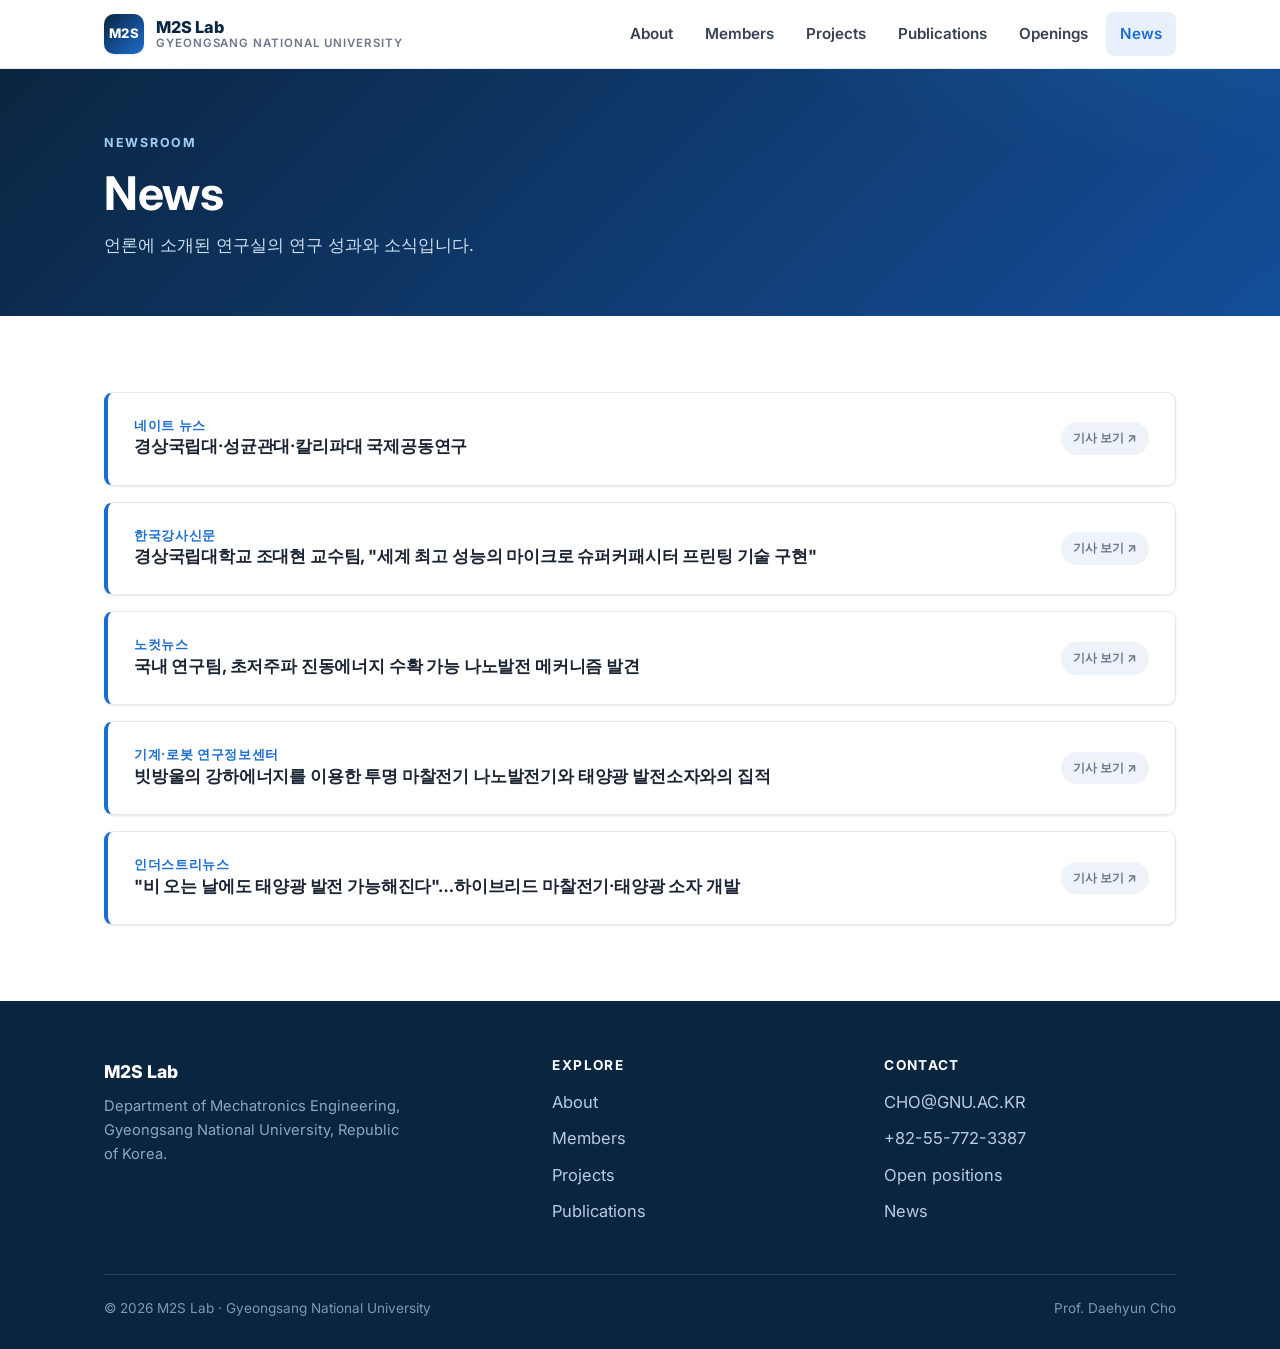
<file: news.html>
<!DOCTYPE html>
<html lang="en">
<head>
<meta charset="UTF-8" />
<meta name="viewport" content="width=device-width, initial-scale=1.0" />
<title>News · M2S Lab</title>
<meta name="description" content="News and media coverage of the M2S Laboratory at Gyeongsang National University." />
<link rel="preconnect" href="https://fonts.googleapis.com" />
<link rel="preconnect" href="https://fonts.gstatic.com" crossorigin />
<link href="https://fonts.googleapis.com/css2?family=Inter:wght@400;500;600;700;800&display=swap" rel="stylesheet" />
<link rel="stylesheet" href="style.css" />
</head>
<body>

<header class="site-header">
  <nav class="nav">
    <a class="brand" href="index.html">
      <span class="logo">M2S</span>
      <span class="brand-text">
        <span class="name">M2S Lab</span>
        <span class="sub">Gyeongsang National University</span>
      </span>
    </a>
    <button class="nav-toggle" aria-label="Toggle menu" onclick="document.getElementById('menu').classList.toggle('open')">
      <span></span><span></span><span></span>
    </button>
    <ul class="nav-links" id="menu">
      <li><a href="index.html">About</a></li>
      <li><a href="members.html">Members</a></li>
      <li><a href="projects.html">Projects</a></li>
      <li><a href="publications.html">Publications</a></li>
      <li><a href="openings.html">Openings</a></li>
      <li><a href="news.html" class="active">News</a></li>
    </ul>
  </nav>
</header>

<div class="page-head">
  <div class="container">
    <div class="kicker">Newsroom</div>
    <h1>News</h1>
    <p>언론에 소개된 연구실의 연구 성과와 소식입니다.</p>
  </div>
</div>

<section>
  <div class="container">
    <div class="grid" style="gap:16px">

      <a class="news-item" href="https://news.nate.com/view/20251208n06717" target="_blank" rel="noopener">
        <div>
          <div class="outlet">네이트 뉴스</div>
          <h3>경상국립대·성균관대·칼리파대 국제공동연구</h3>
        </div>
        <span class="news-tag">기사 보기 ↗</span>
      </a>

      <a class="news-item" href="https://www.lecturernews.com/news/articleView.html?idxno=192192" target="_blank" rel="noopener">
        <div>
          <div class="outlet">한국강사신문</div>
          <h3>경상국립대학교 조대현 교수팀, "세계 최고 성능의 마이크로 슈퍼커패시터 프린팅 기술 구현"</h3>
        </div>
        <span class="news-tag">기사 보기 ↗</span>
      </a>

      <a class="news-item" href="https://m.nocutnews.co.kr/news/amp/6210772" target="_blank" rel="noopener">
        <div>
          <div class="outlet">노컷뉴스</div>
          <h3>국내 연구팀, 초저주파 진동에너지 수확 가능 나노발전 메커니즘 발견</h3>
        </div>
        <span class="news-tag">기사 보기 ↗</span>
      </a>

      <a class="news-item" href="https://materic.or.kr/mp/content?listType=10&amp;f_id=173" target="_blank" rel="noopener">
        <div>
          <div class="outlet">기계·로봇 연구정보센터</div>
          <h3>빗방울의 강하에너지를 이용한 투명 마찰전기 나노발전기와 태양광 발전소자와의 집적</h3>
        </div>
        <span class="news-tag">기사 보기 ↗</span>
      </a>

      <a class="news-item" href="https://www.industrynews.co.kr/news/articleView.html?idxno=45275" target="_blank" rel="noopener">
        <div>
          <div class="outlet">인더스트리뉴스</div>
          <h3>"비 오는 날에도 태양광 발전 가능해진다"…하이브리드 마찰전기·태양광 소자 개발</h3>
        </div>
        <span class="news-tag">기사 보기 ↗</span>
      </a>

    </div>
  </div>
</section>

<footer class="site-footer">
  <div class="container">
    <div class="footer-grid">
      <div class="footer-brand">
        <div class="name">M2S Lab</div>
        <p>Department of Mechatronics Engineering, Gyeongsang National University, Republic of Korea.</p>
      </div>
      <div>
        <h4>Explore</h4>
        <ul class="footer-links">
          <li><a href="index.html">About</a></li>
          <li><a href="members.html">Members</a></li>
          <li><a href="projects.html">Projects</a></li>
          <li><a href="publications.html">Publications</a></li>
        </ul>
      </div>
      <div>
        <h4>Contact</h4>
        <ul class="footer-links">
          <li><a href="mailto:CHO@GNU.AC.KR">CHO@GNU.AC.KR</a></li>
          <li>+82-55-772-3387</li>
          <li><a href="openings.html">Open positions</a></li>
          <li><a href="news.html">News</a></li>
        </ul>
      </div>
    </div>
    <div class="footer-bottom">
      <span>© 2026 M2S Lab · Gyeongsang National University</span>
      <span>Prof. Daehyun Cho</span>
    </div>
  </div>
</footer>

</body>
</html>
</file>
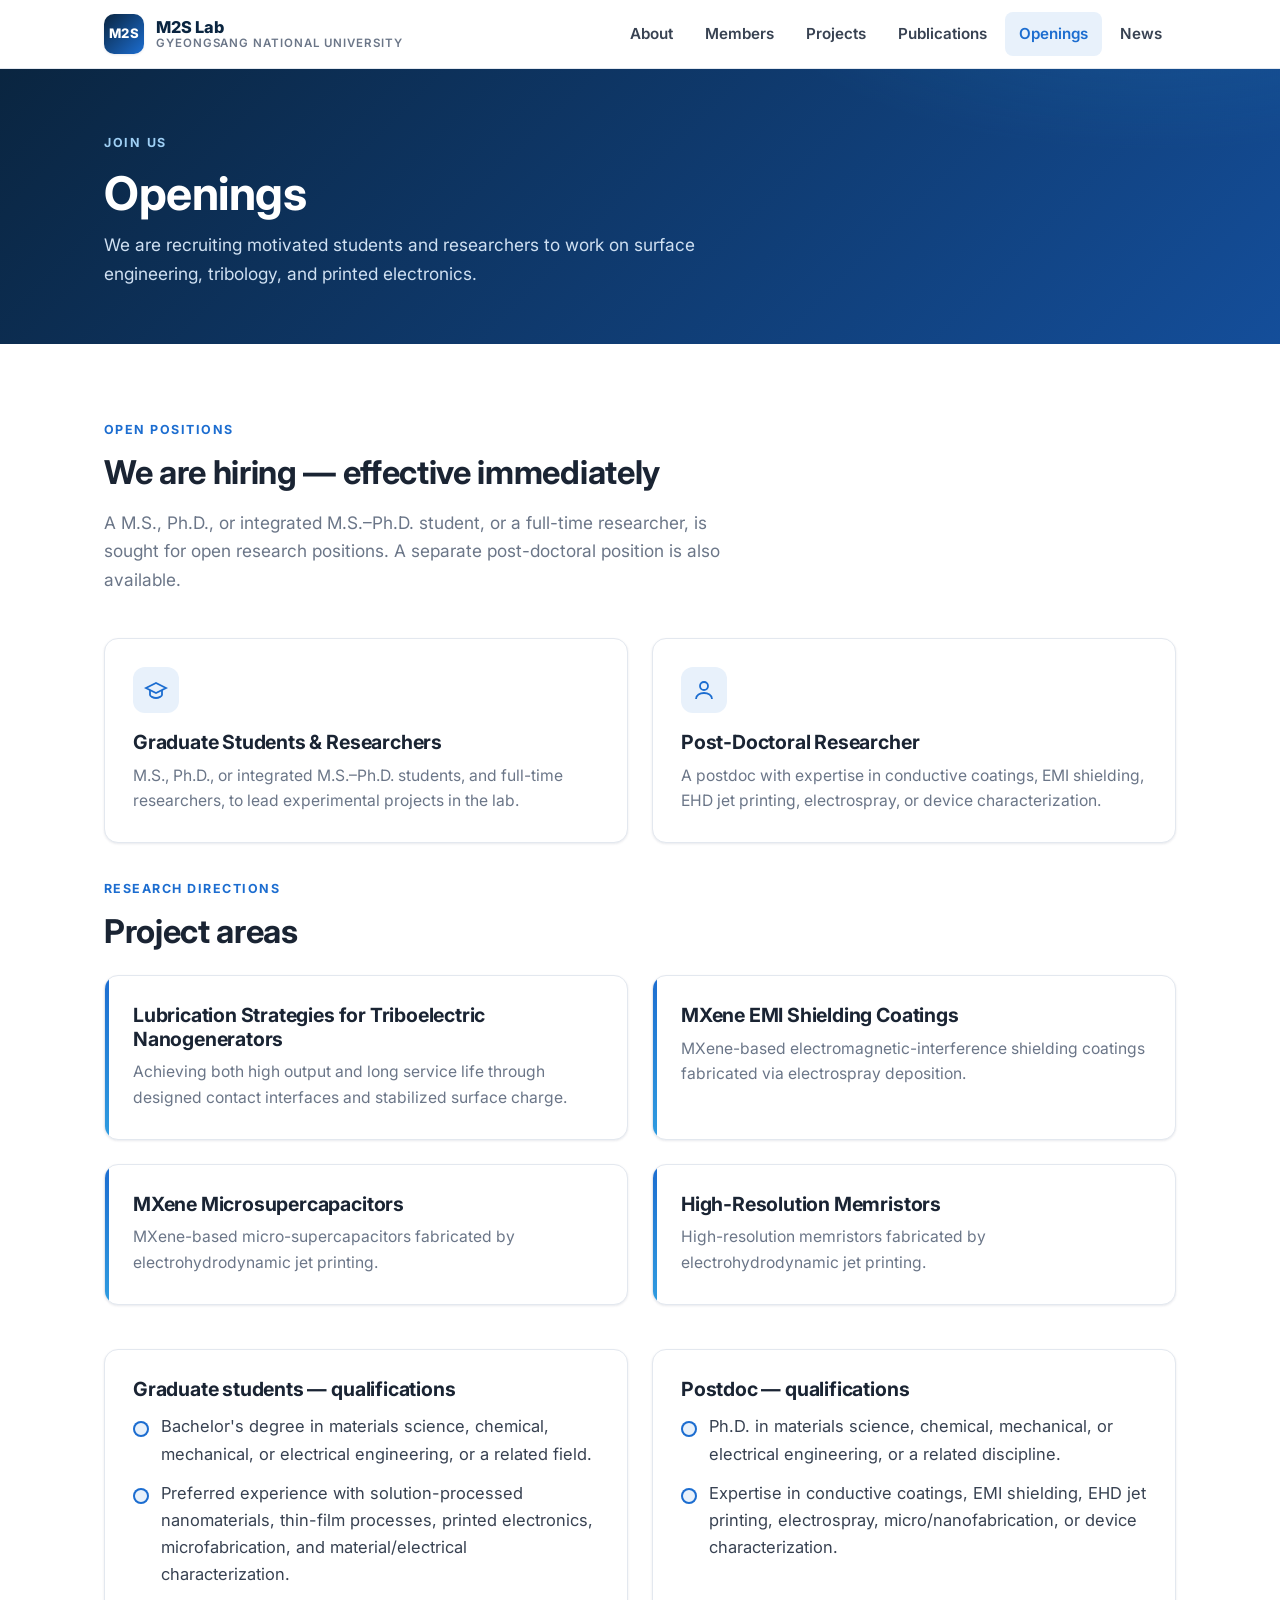
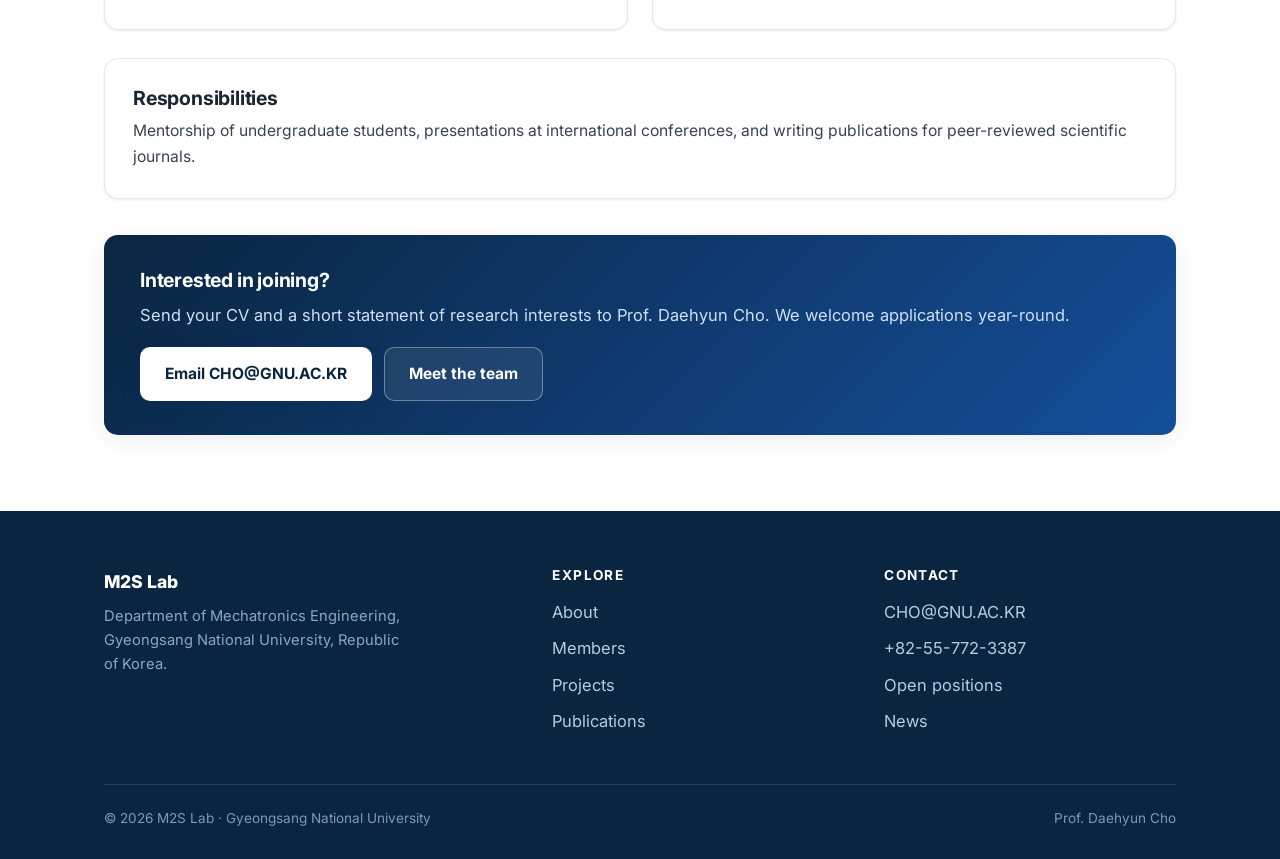
<file: openings.html>
<!DOCTYPE html>
<html lang="en">
<head>
<meta charset="UTF-8" />
<meta name="viewport" content="width=device-width, initial-scale=1.0" />
<title>Openings · M2S Lab</title>
<meta name="description" content="Open positions in the M2S Laboratory — graduate students, researchers, and postdocs." />
<link rel="preconnect" href="https://fonts.googleapis.com" />
<link rel="preconnect" href="https://fonts.gstatic.com" crossorigin />
<link href="https://fonts.googleapis.com/css2?family=Inter:wght@400;500;600;700;800&display=swap" rel="stylesheet" />
<link rel="stylesheet" href="style.css" />
</head>
<body>

<header class="site-header">
  <nav class="nav">
    <a class="brand" href="index.html">
      <span class="logo">M2S</span>
      <span class="brand-text">
        <span class="name">M2S Lab</span>
        <span class="sub">Gyeongsang National University</span>
      </span>
    </a>
    <button class="nav-toggle" aria-label="Toggle menu" onclick="document.getElementById('menu').classList.toggle('open')">
      <span></span><span></span><span></span>
    </button>
    <ul class="nav-links" id="menu">
      <li><a href="index.html">About</a></li>
      <li><a href="members.html">Members</a></li>
      <li><a href="projects.html">Projects</a></li>
      <li><a href="publications.html">Publications</a></li>
      <li><a href="openings.html" class="active">Openings</a></li>
      <li><a href="news.html">News</a></li>
    </ul>
  </nav>
</header>

<div class="page-head">
  <div class="container">
    <div class="kicker">Join Us</div>
    <h1>Openings</h1>
    <p>We are recruiting motivated students and researchers to work on surface engineering, tribology, and printed electronics.</p>
  </div>
</div>

<section>
  <div class="container">
    <div class="section-head">
      <div class="kicker">Open Positions</div>
      <h2>We are hiring — effective immediately</h2>
      <p>A M.S., Ph.D., or integrated M.S.–Ph.D. student, or a full-time researcher, is sought for open research positions. A separate post-doctoral position is also available.</p>
    </div>

    <div class="grid grid-2" style="margin-bottom:36px">
      <div class="card">
        <div class="icon" aria-hidden="true">
          <svg viewBox="0 0 24 24" fill="none" stroke="currentColor" stroke-width="1.8"><path d="M22 10L12 5 2 10l10 5 10-5z"/><path d="M6 12v5c0 1 3 3 6 3s6-2 6-3v-5"/></svg>
        </div>
        <h3>Graduate Students &amp; Researchers</h3>
        <p>M.S., Ph.D., or integrated M.S.–Ph.D. students, and full-time researchers, to lead experimental projects in the lab.</p>
      </div>
      <div class="card">
        <div class="icon" aria-hidden="true">
          <svg viewBox="0 0 24 24" fill="none" stroke="currentColor" stroke-width="1.8"><circle cx="12" cy="8" r="4"/><path d="M4 21c0-4 4-6 8-6s8 2 8 6"/></svg>
        </div>
        <h3>Post-Doctoral Researcher</h3>
        <p>A postdoc with expertise in conductive coatings, EMI shielding, EHD jet printing, electrospray, or device characterization.</p>
      </div>
    </div>

    <div class="section-head" style="margin-bottom:24px">
      <div class="kicker">Research Directions</div>
      <h2>Project areas</h2>
    </div>
    <div class="grid grid-2" style="margin-bottom:44px">
      <div class="card area-card">
        <h3>Lubrication Strategies for Triboelectric Nanogenerators</h3>
        <p>Achieving both high output and long service life through designed contact interfaces and stabilized surface charge.</p>
      </div>
      <div class="card area-card">
        <h3>MXene EMI Shielding Coatings</h3>
        <p>MXene-based electromagnetic-interference shielding coatings fabricated via electrospray deposition.</p>
      </div>
      <div class="card area-card">
        <h3>MXene Microsupercapacitors</h3>
        <p>MXene-based micro-supercapacitors fabricated by electrohydrodynamic jet printing.</p>
      </div>
      <div class="card area-card">
        <h3>High-Resolution Memristors</h3>
        <p>High-resolution memristors fabricated by electrohydrodynamic jet printing.</p>
      </div>
    </div>

    <div class="grid grid-2">
      <div class="card">
        <h3>Graduate students — qualifications</h3>
        <ul class="req-list">
          <li>Bachelor's degree in materials science, chemical, mechanical, or electrical engineering, or a related field.</li>
          <li>Preferred experience with solution-processed nanomaterials, thin-film processes, printed electronics, microfabrication, and material/electrical characterization.</li>
        </ul>
      </div>
      <div class="card">
        <h3>Postdoc — qualifications</h3>
        <ul class="req-list">
          <li>Ph.D. in materials science, chemical, mechanical, or electrical engineering, or a related discipline.</li>
          <li>Expertise in conductive coatings, EMI shielding, EHD jet printing, electrospray, micro/nanofabrication, or device characterization.</li>
        </ul>
      </div>
    </div>

    <div style="margin-top:28px">
      <div class="card">
        <h3>Responsibilities</h3>
        <p style="color:var(--text)">Mentorship of undergraduate students, presentations at international conferences, and writing publications for peer-reviewed scientific journals.</p>
      </div>
    </div>

    <div class="callout" style="margin-top:36px">
      <h3>Interested in joining?</h3>
      <p>Send your CV and a short statement of research interests to Prof. Daehyun Cho. We welcome applications year-round.</p>
      <div style="margin-top:18px;display:flex;flex-wrap:wrap;gap:12px">
        <a class="btn btn-primary" href="mailto:CHO@GNU.AC.KR">Email CHO@GNU.AC.KR</a>
        <a class="btn btn-ghost" href="members.html">Meet the team</a>
      </div>
    </div>
  </div>
</section>

<footer class="site-footer">
  <div class="container">
    <div class="footer-grid">
      <div class="footer-brand">
        <div class="name">M2S Lab</div>
        <p>Department of Mechatronics Engineering, Gyeongsang National University, Republic of Korea.</p>
      </div>
      <div>
        <h4>Explore</h4>
        <ul class="footer-links">
          <li><a href="index.html">About</a></li>
          <li><a href="members.html">Members</a></li>
          <li><a href="projects.html">Projects</a></li>
          <li><a href="publications.html">Publications</a></li>
        </ul>
      </div>
      <div>
        <h4>Contact</h4>
        <ul class="footer-links">
          <li><a href="mailto:CHO@GNU.AC.KR">CHO@GNU.AC.KR</a></li>
          <li>+82-55-772-3387</li>
          <li><a href="openings.html">Open positions</a></li>
          <li><a href="news.html">News</a></li>
        </ul>
      </div>
    </div>
    <div class="footer-bottom">
      <span>© 2026 M2S Lab · Gyeongsang National University</span>
      <span>Prof. Daehyun Cho</span>
    </div>
  </div>
</footer>

</body>
</html>
</file>
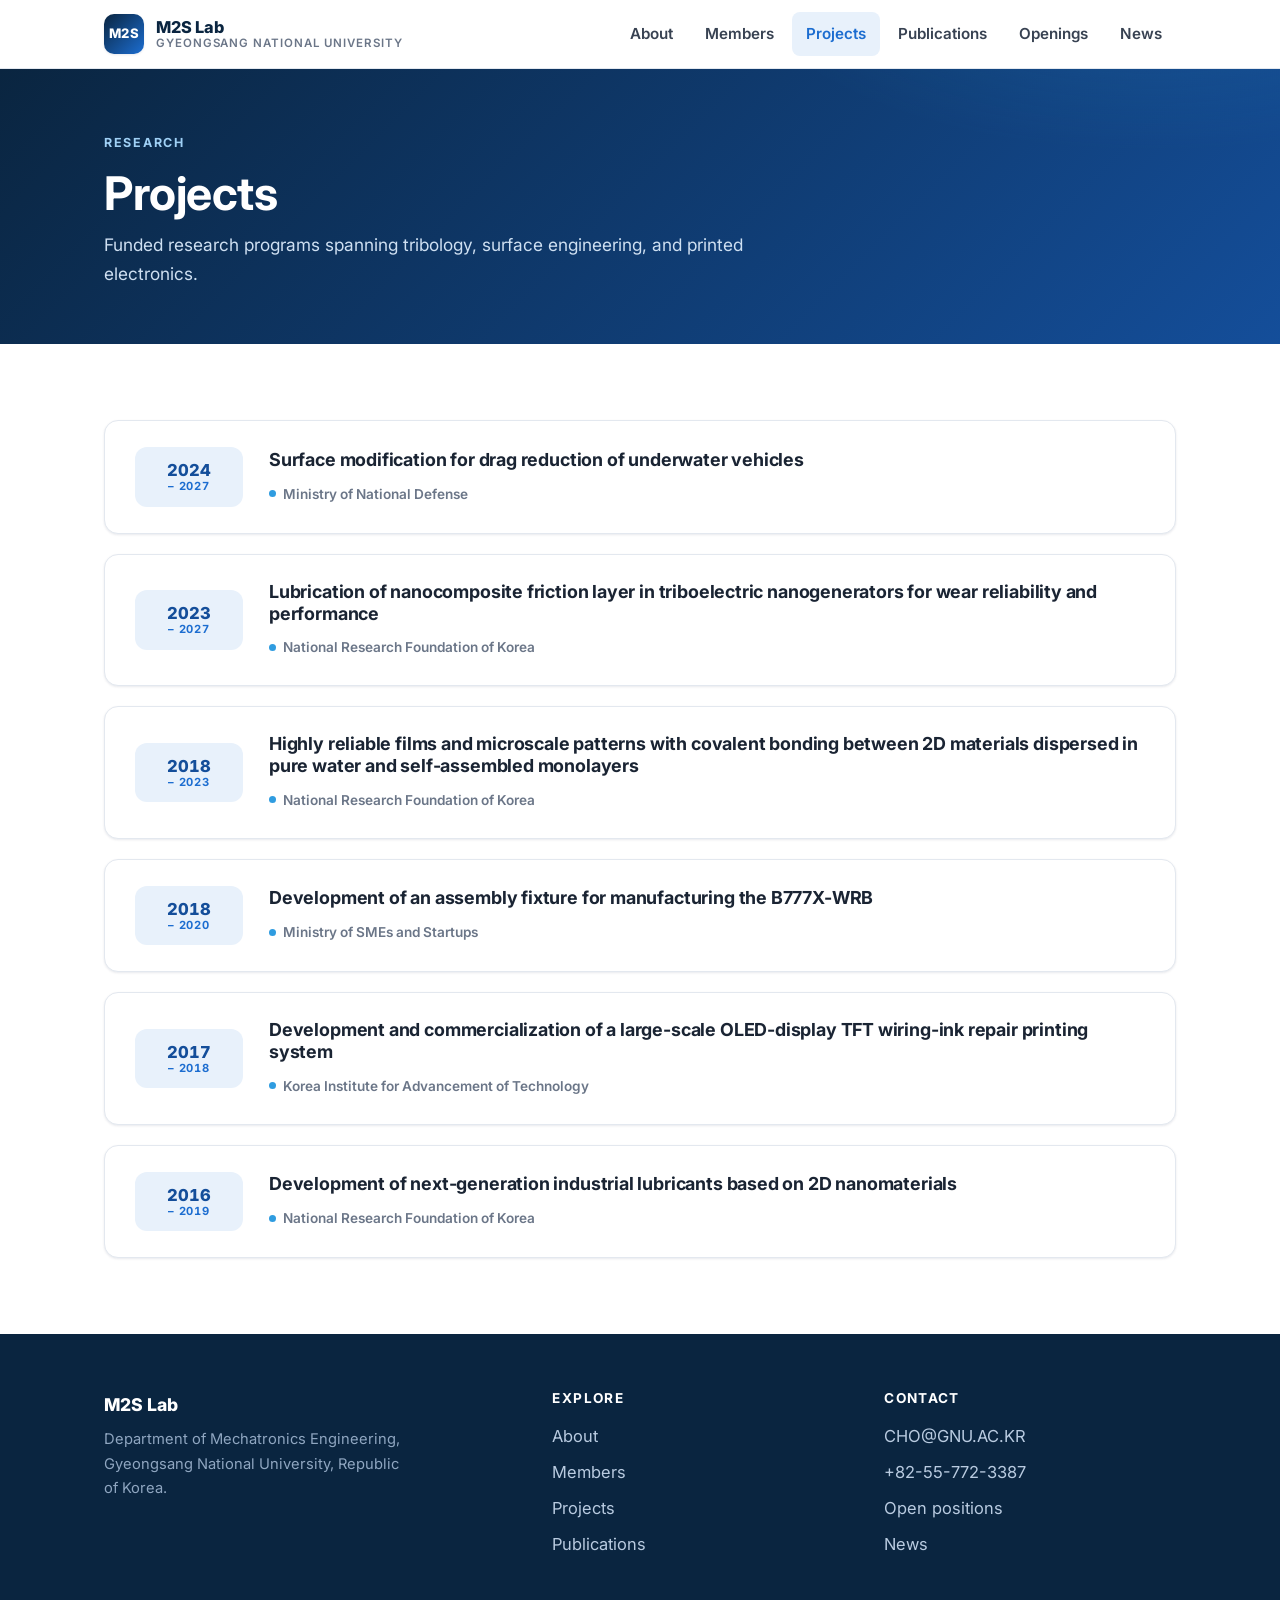
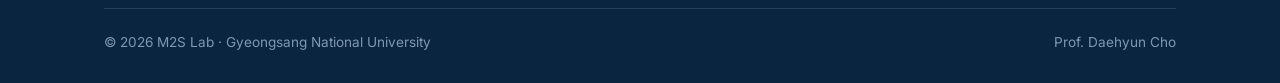
<file: projects.html>
<!DOCTYPE html>
<html lang="en">
<head>
<meta charset="UTF-8" />
<meta name="viewport" content="width=device-width, initial-scale=1.0" />
<title>Projects · M2S Lab</title>
<meta name="description" content="Research projects of the M2S Laboratory at Gyeongsang National University." />
<link rel="preconnect" href="https://fonts.googleapis.com" />
<link rel="preconnect" href="https://fonts.gstatic.com" crossorigin />
<link href="https://fonts.googleapis.com/css2?family=Inter:wght@400;500;600;700;800&display=swap" rel="stylesheet" />
<link rel="stylesheet" href="style.css" />
</head>
<body>

<header class="site-header">
  <nav class="nav">
    <a class="brand" href="index.html">
      <span class="logo">M2S</span>
      <span class="brand-text">
        <span class="name">M2S Lab</span>
        <span class="sub">Gyeongsang National University</span>
      </span>
    </a>
    <button class="nav-toggle" aria-label="Toggle menu" onclick="document.getElementById('menu').classList.toggle('open')">
      <span></span><span></span><span></span>
    </button>
    <ul class="nav-links" id="menu">
      <li><a href="index.html">About</a></li>
      <li><a href="members.html">Members</a></li>
      <li><a href="projects.html" class="active">Projects</a></li>
      <li><a href="publications.html">Publications</a></li>
      <li><a href="openings.html">Openings</a></li>
      <li><a href="news.html">News</a></li>
    </ul>
  </nav>
</header>

<div class="page-head">
  <div class="container">
    <div class="kicker">Research</div>
    <h1>Projects</h1>
    <p>Funded research programs spanning tribology, surface engineering, and printed electronics.</p>
  </div>
</div>

<section>
  <div class="container">
    <div class="grid" style="gap:20px">

      <div class="project">
        <div class="years">2024<small>– 2027</small></div>
        <div>
          <h3>Surface modification for drag reduction of underwater vehicles</h3>
          <span class="funder">Ministry of National Defense</span>
        </div>
      </div>

      <div class="project">
        <div class="years">2023<small>– 2027</small></div>
        <div>
          <h3>Lubrication of nanocomposite friction layer in triboelectric nanogenerators for wear reliability and performance</h3>
          <span class="funder">National Research Foundation of Korea</span>
        </div>
      </div>

      <div class="project">
        <div class="years">2018<small>– 2023</small></div>
        <div>
          <h3>Highly reliable films and microscale patterns with covalent bonding between 2D materials dispersed in pure water and self-assembled monolayers</h3>
          <span class="funder">National Research Foundation of Korea</span>
        </div>
      </div>

      <div class="project">
        <div class="years">2018<small>– 2020</small></div>
        <div>
          <h3>Development of an assembly fixture for manufacturing the B777X-WRB</h3>
          <span class="funder">Ministry of SMEs and Startups</span>
        </div>
      </div>

      <div class="project">
        <div class="years">2017<small>– 2018</small></div>
        <div>
          <h3>Development and commercialization of a large-scale OLED-display TFT wiring-ink repair printing system</h3>
          <span class="funder">Korea Institute for Advancement of Technology</span>
        </div>
      </div>

      <div class="project">
        <div class="years">2016<small>– 2019</small></div>
        <div>
          <h3>Development of next-generation industrial lubricants based on 2D nanomaterials</h3>
          <span class="funder">National Research Foundation of Korea</span>
        </div>
      </div>

    </div>
  </div>
</section>

<footer class="site-footer">
  <div class="container">
    <div class="footer-grid">
      <div class="footer-brand">
        <div class="name">M2S Lab</div>
        <p>Department of Mechatronics Engineering, Gyeongsang National University, Republic of Korea.</p>
      </div>
      <div>
        <h4>Explore</h4>
        <ul class="footer-links">
          <li><a href="index.html">About</a></li>
          <li><a href="members.html">Members</a></li>
          <li><a href="projects.html">Projects</a></li>
          <li><a href="publications.html">Publications</a></li>
        </ul>
      </div>
      <div>
        <h4>Contact</h4>
        <ul class="footer-links">
          <li><a href="mailto:CHO@GNU.AC.KR">CHO@GNU.AC.KR</a></li>
          <li>+82-55-772-3387</li>
          <li><a href="openings.html">Open positions</a></li>
          <li><a href="news.html">News</a></li>
        </ul>
      </div>
    </div>
    <div class="footer-bottom">
      <span>© 2026 M2S Lab · Gyeongsang National University</span>
      <span>Prof. Daehyun Cho</span>
    </div>
  </div>
</footer>

</body>
</html>
</file>
<file: style.css>
/* =========================================================
   M2S Lab — Shared Stylesheet
   Deep blue academic theme
   ========================================================= */

:root {
  --navy:        #0a2540;
  --navy-2:      #103a63;
  --blue:        #1c6dd0;
  --blue-dark:   #144e9a;
  --blue-light:  #e8f1fb;
  --accent:      #2f9ce0;
  --ink:         #1a2433;
  --body:        #43506180;
  --text:        #384252;
  --muted:       #6b7688;
  --line:        #e3e8ef;
  --bg:          #ffffff;
  --bg-soft:     #f5f8fc;
  --bg-softer:   #eef3f9;
  --shadow-sm:   0 1px 3px rgba(10,37,64,.06), 0 1px 2px rgba(10,37,64,.04);
  --shadow-md:   0 6px 24px rgba(10,37,64,.08);
  --shadow-lg:   0 18px 48px rgba(10,37,64,.14);
  --radius:      14px;
  --radius-sm:   9px;
  --maxw:        1120px;
  --font: "Inter", -apple-system, BlinkMacSystemFont, "Segoe UI", Roboto, Helvetica, Arial, sans-serif;
}

* { box-sizing: border-box; }

html { scroll-behavior: smooth; }

body {
  margin: 0;
  font-family: var(--font);
  color: var(--text);
  background: var(--bg);
  line-height: 1.65;
  font-size: 16.5px;
  -webkit-font-smoothing: antialiased;
  text-rendering: optimizeLegibility;
}

h1, h2, h3, h4 { color: var(--ink); line-height: 1.2; margin: 0 0 .5em; font-weight: 700; letter-spacing: -.01em; }
h1 { font-size: clamp(2rem, 4vw, 2.9rem); }
h2 { font-size: clamp(1.5rem, 3vw, 2.05rem); }
h3 { font-size: 1.22rem; }
p  { margin: 0 0 1rem; }
a  { color: var(--blue); text-decoration: none; transition: color .15s ease; }
a:hover { color: var(--blue-dark); }

.container { max-width: var(--maxw); margin: 0 auto; padding: 0 24px; }

/* ---------- Top navigation ---------- */
.site-header {
  position: sticky; top: 0; z-index: 100;
  background: rgba(255,255,255,.88);
  backdrop-filter: saturate(180%) blur(12px);
  border-bottom: 1px solid var(--line);
}
.nav {
  display: flex; align-items: center; justify-content: space-between;
  height: 68px; max-width: var(--maxw); margin: 0 auto; padding: 0 24px;
}
.brand { display: flex; align-items: center; gap: 12px; }
.brand .logo {
  width: 40px; height: 40px; border-radius: 10px; flex: none;
  background: linear-gradient(135deg, var(--navy), var(--blue));
  display: grid; place-items: center; color: #fff; font-weight: 800;
  font-size: .82rem; letter-spacing: .2px; box-shadow: var(--shadow-sm);
}
.brand-text { display: flex; flex-direction: column; line-height: 1.15; }
.brand-text .name { font-weight: 800; color: var(--navy); font-size: 1.02rem; letter-spacing: -.01em; }
.brand-text .sub  { font-size: .72rem; color: var(--muted); font-weight: 600; text-transform: uppercase; letter-spacing: .08em; }

.nav-links { display: flex; align-items: center; gap: 4px; list-style: none; margin: 0; padding: 0; }
.nav-links a {
  display: block; padding: 9px 14px; border-radius: 8px; color: var(--text);
  font-weight: 600; font-size: .95rem; transition: background .15s ease, color .15s ease;
}
.nav-links a:hover { background: var(--bg-softer); color: var(--navy); }
.nav-links a.active { color: var(--blue); background: var(--blue-light); }

.nav-toggle {
  display: none; background: none; border: 0; cursor: pointer; padding: 8px;
  width: 42px; height: 42px; border-radius: 8px;
}
.nav-toggle span { display: block; width: 22px; height: 2px; background: var(--navy); margin: 4px auto; border-radius: 2px; transition: .2s; }

/* ---------- Hero ---------- */
.hero {
  position: relative; overflow: hidden;
  background:
    radial-gradient(1000px 500px at 85% -10%, rgba(47,156,224,.30), transparent 60%),
    radial-gradient(900px 600px at 5% 120%, rgba(28,109,208,.28), transparent 55%),
    linear-gradient(135deg, var(--navy) 0%, var(--navy-2) 55%, var(--blue-dark) 100%);
  color: #eaf2fb;
}
.hero::after {
  content: ""; position: absolute; inset: 0; pointer-events: none;
  background-image:
    linear-gradient(rgba(255,255,255,.05) 1px, transparent 1px),
    linear-gradient(90deg, rgba(255,255,255,.05) 1px, transparent 1px);
  background-size: 46px 46px; mask-image: radial-gradient(80% 80% at 70% 20%, #000, transparent 75%);
}
.hero-inner { position: relative; z-index: 1; padding: 92px 24px 84px; max-width: var(--maxw); margin: 0 auto; }
.hero .eyebrow {
  display: inline-block; font-size: .8rem; font-weight: 700; letter-spacing: .14em;
  text-transform: uppercase; color: #9fd0f5; margin-bottom: 18px;
  border: 1px solid rgba(159,208,245,.35); padding: 6px 14px; border-radius: 999px;
  background: rgba(255,255,255,.05);
}
.hero h1 { color: #fff; max-width: 16ch; margin-bottom: 20px; }
.hero h1 .m2s { color: #63c2ff; font-weight: 800; }
.hero p.lead { font-size: 1.18rem; color: #cfe0f2; max-width: 62ch; margin-bottom: 32px; }
.hero-actions { display: flex; flex-wrap: wrap; gap: 14px; }

.btn {
  display: inline-flex; align-items: center; gap: 8px; font-weight: 700; font-size: .97rem;
  padding: 13px 24px; border-radius: 10px; cursor: pointer; border: 1px solid transparent;
  transition: transform .12s ease, box-shadow .15s ease, background .15s ease;
}
.btn:hover { transform: translateY(-2px); }
.btn-primary { background: #fff; color: var(--navy); box-shadow: var(--shadow-md); }
.btn-primary:hover { color: var(--blue-dark); }
.btn-ghost { background: rgba(255,255,255,.08); color: #fff; border-color: rgba(255,255,255,.35); }
.btn-ghost:hover { background: rgba(255,255,255,.16); color: #fff; }
.btn-blue { background: var(--blue); color:#fff; box-shadow: var(--shadow-md); }
.btn-blue:hover { color:#fff; background: var(--blue-dark); }

/* ---------- Page header (non-hero pages) ---------- */
.page-head {
  background:
    radial-gradient(700px 320px at 90% -40%, rgba(47,156,224,.20), transparent 60%),
    linear-gradient(135deg, var(--navy), var(--blue-dark));
  color: #fff; padding: 64px 24px 56px;
}
.page-head .container { padding: 0 24px; }
.page-head .kicker { color:#9fd0f5; font-weight:700; letter-spacing:.14em; text-transform:uppercase; font-size:.78rem; margin-bottom:12px; }
.page-head h1 { color: #fff; margin-bottom: 10px; }
.page-head p { color: #cfe0f2; max-width: 60ch; margin: 0; font-size: 1.08rem; }

/* ---------- Sections ---------- */
section { padding: 76px 0; }
section.tight { padding: 56px 0; }
.section-alt { background: var(--bg-soft); }
.section-head { max-width: 62ch; margin-bottom: 44px; }
.section-head .kicker { color: var(--blue); font-weight: 700; letter-spacing: .12em; text-transform: uppercase; font-size: .78rem; margin-bottom: 12px; }
.section-head p { color: var(--muted); font-size: 1.08rem; }
.center { text-align: center; margin-left: auto; margin-right: auto; }

/* ---------- Cards & grids ---------- */
.grid { display: grid; gap: 24px; }
.grid-2 { grid-template-columns: repeat(2, 1fr); }
.grid-3 { grid-template-columns: repeat(3, 1fr); }
.grid-4 { grid-template-columns: repeat(4, 1fr); }

.card {
  background: var(--bg); border: 1px solid var(--line); border-radius: var(--radius);
  padding: 28px; box-shadow: var(--shadow-sm); transition: transform .18s ease, box-shadow .18s ease, border-color .18s ease;
}
.card:hover { transform: translateY(-4px); box-shadow: var(--shadow-md); border-color: #cfe0f2; }
.card .icon {
  width: 46px; height: 46px; border-radius: 12px; display: grid; place-items: center;
  background: var(--blue-light); color: var(--blue); margin-bottom: 18px;
}
.card .icon svg { width: 24px; height: 24px; }
.card h3 { margin-bottom: 8px; }
.card p { color: var(--muted); margin: 0; font-size: .98rem; }

/* ---------- Research area accent bar ---------- */
.area-card { position: relative; overflow: hidden; }
.area-card::before {
  content: ""; position: absolute; left: 0; top: 0; bottom: 0; width: 4px;
  background: linear-gradient(var(--blue), var(--accent));
}

/* ---------- Director / profile ---------- */
.profile {
  display: grid; grid-template-columns: 260px 1fr; gap: 40px; align-items: start;
  background: var(--bg); border: 1px solid var(--line); border-radius: var(--radius);
  padding: 36px; box-shadow: var(--shadow-sm);
}
.avatar {
  position: relative;
  aspect-ratio: 1/1.15; border-radius: var(--radius); overflow: hidden;
  background: linear-gradient(150deg, var(--navy), var(--blue));
  display: grid; place-items: center; color: #fff; box-shadow: var(--shadow-md);
}
.avatar .initials { font-size: 3.4rem; font-weight: 800; letter-spacing: 1px; }
.avatar img {
  position: absolute; inset: 0; width: 100%; height: 100%;
  object-fit: cover; object-position: 68% 32%; display: block;
}
.profile-body h3 { font-size: 1.5rem; margin-bottom: 2px; }
.profile-role { color: var(--blue); font-weight: 700; margin-bottom: 4px; }
.profile-affil { color: var(--muted); margin-bottom: 18px; }
.contact-row { display: flex; flex-wrap: wrap; gap: 10px 22px; margin-bottom: 22px; font-size: .95rem; }
.contact-row span { display: inline-flex; align-items: center; gap: 8px; color: var(--text); }
.contact-row svg { width: 16px; height: 16px; color: var(--blue); }

.cv-block { margin-top: 20px; }
.cv-block h4 { font-size: .82rem; text-transform: uppercase; letter-spacing: .1em; color: var(--muted); margin-bottom: 12px; border-bottom: 1px solid var(--line); padding-bottom: 8px; }
.timeline { list-style: none; margin: 0; padding: 0; }
.timeline li { display: grid; grid-template-columns: 132px 1fr; gap: 16px; padding: 7px 0; font-size: .96rem; }
.timeline .yr { color: var(--blue-dark); font-weight: 700; font-variant-numeric: tabular-nums; }
.timeline .what { color: var(--text); }

/* member placeholder cards */
.member { text-align: center; }
.member .avatar { width: 140px; aspect-ratio: 448/576; border-radius: 14px; margin: 0 auto 16px; }
.member .avatar .initials { font-size: 2.2rem; }
.member h4 { margin: 0 0 3px; font-size: 1.05rem; color: var(--ink); }
.member .role { color: var(--blue); font-weight: 600; font-size: .9rem; }
.member .topic { color: var(--muted); font-size: .86rem; margin-top: 6px; }

/* alumni cards */
.alum { text-align: center; }
.alum .avatar { width: 140px; aspect-ratio: 448/576; border-radius: 14px; margin: 0 auto 16px; }
.alum .avatar .initials { font-size: 2.2rem; }
.alum-degree {
  display: inline-block; background: var(--blue-light); color: var(--blue-dark);
  font-size: .72rem; font-weight: 800; letter-spacing: .06em; text-transform: uppercase;
  padding: 4px 11px; border-radius: 999px; margin-bottom: 12px;
}
.alum h4 { margin: 0 0 8px; font-size: 1.1rem; color: var(--ink); }
.alum-now { color: var(--muted); font-size: .92rem; }
.alum-now strong { color: var(--text); font-weight: 700; }

/* member & alumni photos are pre-normalized square crops */
.member .avatar img, .alum .avatar img { object-position: center; }

/* ---------- Projects ---------- */
.project {
  display: grid; grid-template-columns: 108px 1fr; gap: 26px; align-items: center;
  background: var(--bg); border: 1px solid var(--line); border-radius: var(--radius);
  padding: 26px 30px; box-shadow: var(--shadow-sm); transition: transform .18s ease, box-shadow .18s ease;
}
.project:hover { transform: translateY(-3px); box-shadow: var(--shadow-md); }
.project .years {
  text-align: center; background: var(--blue-light); color: var(--blue-dark); border-radius: 12px;
  padding: 14px 8px; font-weight: 800; font-variant-numeric: tabular-nums; line-height: 1.15;
}
.project .years small { display:block; font-size:.7rem; font-weight:700; color: var(--blue); letter-spacing:.06em; }
.project h3 { font-size: 1.12rem; margin-bottom: 8px; }
.project .funder { display: inline-flex; align-items:center; gap:7px; font-size: .85rem; font-weight:600; color: var(--muted); }
.project .funder::before { content:""; width:7px; height:7px; border-radius:50%; background: var(--accent); }

/* ---------- Publications ---------- */
.pub-toolbar { display:flex; flex-wrap: wrap; align-items:center; gap: 14px; margin-bottom: 30px; }
.pub-count { background: var(--navy); color:#fff; border-radius: 999px; padding: 7px 16px; font-weight:700; font-size:.9rem; }
.year-group { margin-bottom: 40px; }
.year-label {
  display: inline-flex; align-items: baseline; gap: 10px;
  font-size: 1.4rem; font-weight: 800; color: var(--navy); margin-bottom: 18px;
  padding-bottom: 8px; border-bottom: 3px solid var(--blue-light);
}
.year-label span { font-size: .8rem; font-weight: 600; color: var(--muted); }
.pub-list { list-style: none; margin: 0; padding: 0; counter-reset: none; }
.pub-item {
  display: grid; grid-template-columns: 44px 1fr; gap: 14px; padding: 16px 18px;
  border: 1px solid var(--line); border-radius: var(--radius-sm); background: var(--bg);
  margin-bottom: 12px; box-shadow: var(--shadow-sm); transition: border-color .15s ease, box-shadow .15s ease;
}
.pub-item:hover { border-color: #cfe0f2; box-shadow: var(--shadow-md); }
.pub-title-link { color: inherit; text-decoration: none; transition: color .12s ease; }
.pub-title-link:hover { color: var(--blue-dark); text-decoration: underline; }
.pub-num {
  font-weight: 800; color: var(--blue); font-variant-numeric: tabular-nums;
  background: var(--blue-light); border-radius: 8px; height: 34px; display: grid; place-items: center; font-size: .9rem;
}
.pub-body { font-size: .97rem; }
.pub-title { color: var(--ink); font-weight: 600; }
.pub-authors { color: var(--text); }
.pub-authors .me { color: var(--blue-dark); font-weight: 800; }
.pub-venue { color: var(--muted); font-style: italic; }
.pub-venue b { color: var(--navy); font-style: normal; }

/* ---------- Openings ---------- */
.pill-list { display:flex; flex-wrap:wrap; gap: 10px; margin: 4px 0 0; padding: 0; list-style:none; }
.pill { background: var(--blue-light); color: var(--blue-dark); font-weight:600; font-size:.9rem; padding: 7px 14px; border-radius: 999px; }
.req-list { list-style: none; margin: 12px 0 0; padding: 0; }
.req-list li { position: relative; padding-left: 28px; margin-bottom: 12px; color: var(--text); }
.req-list li::before {
  content: ""; position: absolute; left: 0; top: 8px; width: 16px; height: 16px; border-radius: 50%;
  background: var(--blue-light);
  box-shadow: inset 0 0 0 2px var(--blue);
}
.callout {
  background: linear-gradient(135deg, var(--navy), var(--blue-dark)); color:#fff;
  border-radius: var(--radius); padding: 34px 36px; box-shadow: var(--shadow-md);
}
.callout h3 { color:#fff; }
.callout p { color:#cfe0f2; }

/* ---------- News ---------- */
.news-item {
  display: grid; grid-template-columns: 1fr auto; gap: 20px; align-items: center;
  background: var(--bg); border: 1px solid var(--line); border-left: 4px solid var(--blue);
  border-radius: var(--radius-sm); padding: 22px 26px; box-shadow: var(--shadow-sm);
  transition: transform .15s ease, box-shadow .15s ease;
}
.news-item:hover { transform: translateX(4px); box-shadow: var(--shadow-md); }
.news-item h3 { font-size: 1.05rem; margin: 0 0 6px; }
.news-item .outlet { font-size: .82rem; font-weight: 700; color: var(--blue); text-transform: uppercase; letter-spacing: .05em; }
.news-tag { flex: none; background: var(--bg-softer); color: var(--muted); font-size:.78rem; font-weight:700; padding:6px 12px; border-radius: 999px; white-space: nowrap; }

/* ---------- Journal cover showcase ---------- */
.cover-showcase {
  background: linear-gradient(180deg, var(--bg-soft), var(--bg));
  border: 1px solid var(--line); border-radius: var(--radius);
  padding: 34px 34px 38px; margin-bottom: 44px; box-shadow: var(--shadow-sm);
}
.cover-showcase .kicker { color: var(--blue); font-weight: 700; letter-spacing: .12em; text-transform: uppercase; font-size: .78rem; margin-bottom: 8px; }
.cover-showcase h2 { font-size: 1.5rem; margin-bottom: 6px; }
.cover-showcase .sub { color: var(--muted); margin-bottom: 26px; font-size: 1rem; }
.cover-grid { display: grid; grid-template-columns: repeat(3, 1fr); gap: 26px; }
.cover-card {
  display: flex; flex-direction: column; background: var(--bg); border: 1px solid var(--line);
  border-radius: var(--radius); overflow: hidden; box-shadow: var(--shadow-sm);
  transition: transform .18s ease, box-shadow .18s ease;
}
.cover-card:hover { transform: translateY(-5px); box-shadow: var(--shadow-lg); }
.cover-frame {
  position: relative; aspect-ratio: 3/4; background: var(--bg-softer);
  display: grid; place-items: center; overflow: hidden;
}
.cover-frame img { width: 100%; height: 100%; object-fit: cover; display: block; }
/* placeholder shown only when the <img> fails to load (before you add the file) */
.cover-frame img { background: var(--bg-softer); }
.cover-ph {
  position: absolute; inset: 0; display: grid; place-content: center; text-align: center; gap: 8px;
  color: var(--muted); font-size: .82rem; padding: 20px;
  background: repeating-linear-gradient(45deg, #eef3f9, #eef3f9 12px, #e6eef7 12px, #e6eef7 24px);
}
.cover-ph strong { color: var(--blue-dark); font-size: .9rem; }
.cover-frame img[src]:not([src=""]) + .cover-ph { display: none; }
.cover-frame { border-bottom: 1px solid var(--line); }
.cover-meta { padding: 16px 20px 20px; display: flex; flex-direction: column; gap: 7px; flex: 1; }
.cover-tag {
  align-self: flex-start; display: inline-flex; align-items: center; gap: 6px;
  background: var(--blue-light); color: var(--blue-dark);
  font-size: .68rem; font-weight: 800; letter-spacing: .08em; text-transform: uppercase;
  padding: 4px 10px; border-radius: 999px;
}
.cover-tag::before { content: ""; width: 6px; height: 6px; border-radius: 50%; background: var(--accent); }
.cover-journal { color: var(--navy); font-weight: 800; font-size: 1rem; line-height: 1.25; }
.cover-desc { color: var(--muted); font-size: .86rem; line-height: 1.5; }
.cover-link { margin-top: auto; font-weight: 700; font-size: .85rem; color: var(--blue); }

/* Cover badge on individual publications */
.pub-badge {
  display: inline-block; margin-left: 8px; vertical-align: middle;
  background: linear-gradient(135deg, var(--blue), var(--accent)); color: #fff;
  font-size: .68rem; font-weight: 800; letter-spacing: .05em; text-transform: uppercase;
  padding: 3px 9px; border-radius: 999px;
}
.pub-item.is-cover { border-color: #bcd8f4; box-shadow: 0 0 0 1px #bcd8f4, var(--shadow-sm); }

/* News cards as links */
a.news-item { color: inherit; }
a.news-item:hover { color: inherit; }

@media (max-width: 860px) {
  .cover-grid { grid-template-columns: 1fr; }
  .cover-frame { aspect-ratio: 3/4; max-width: 280px; margin: 0 auto; width: 100%; }
}

/* ---------- Footer ---------- */
.site-footer { background: var(--navy); color: #b9cbe0; padding: 56px 0 30px; }
.footer-grid { display: grid; grid-template-columns: 1.4fr 1fr 1fr; gap: 40px; margin-bottom: 40px; }
.site-footer h4 { color:#fff; font-size:.85rem; text-transform:uppercase; letter-spacing:.1em; margin-bottom:16px; }
.site-footer a { color:#b9cbe0; }
.site-footer a:hover { color:#fff; }
.footer-links { list-style:none; margin:0; padding:0; }
.footer-links li { margin-bottom: 9px; }
.footer-brand .name { color:#fff; font-weight:800; font-size:1.1rem; margin-bottom:8px; }
.footer-brand p { color:#8fa6c0; font-size:.92rem; max-width: 34ch; }
.footer-bottom { border-top: 1px solid rgba(255,255,255,.12); padding-top: 22px; font-size:.85rem; color:#7f97b3; display:flex; justify-content: space-between; flex-wrap: wrap; gap: 10px; }

/* ---------- Responsive ---------- */
@media (max-width: 860px) {
  .nav-links {
    position: fixed; inset: 68px 0 auto 0; flex-direction: column; align-items: stretch;
    background: #fff; border-bottom: 1px solid var(--line); padding: 12px 16px; gap: 2px;
    box-shadow: var(--shadow-md); display: none;
  }
  .nav-links.open { display: flex; }
  .nav-links a { padding: 12px 14px; font-size: 1rem; }
  .nav-toggle { display: block; }
  .grid-2, .grid-3, .grid-4 { grid-template-columns: 1fr; }
  .profile { grid-template-columns: 1fr; }
  .avatar { max-width: 200px; }
  .project { grid-template-columns: 1fr; }
  .project .years { max-width: 120px; }
  .timeline li { grid-template-columns: 110px 1fr; }
  .footer-grid { grid-template-columns: 1fr; gap: 28px; }
  .news-item { grid-template-columns: 1fr; }
}
@media (min-width: 861px) and (max-width: 1024px) {
  .grid-4 { grid-template-columns: repeat(2, 1fr); }
  .grid-3 { grid-template-columns: repeat(3, 1fr); }
}
</file>
